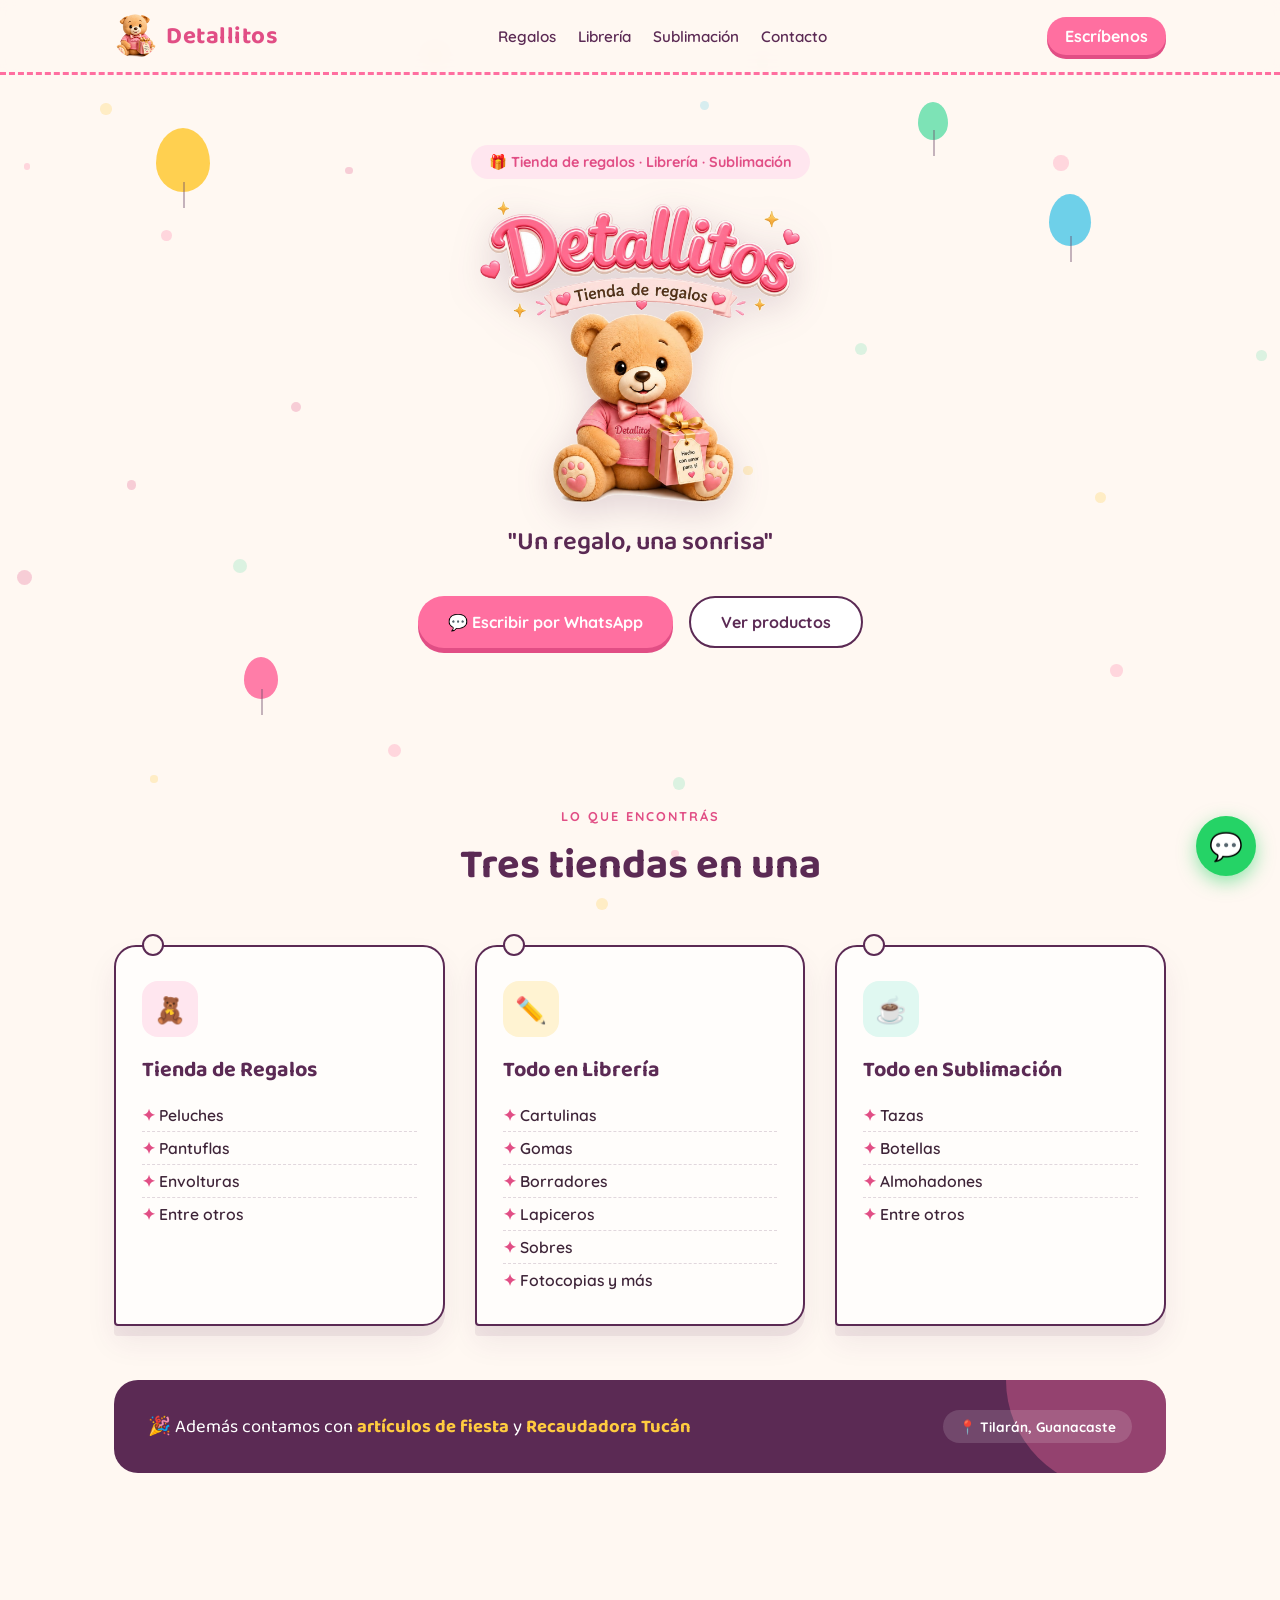
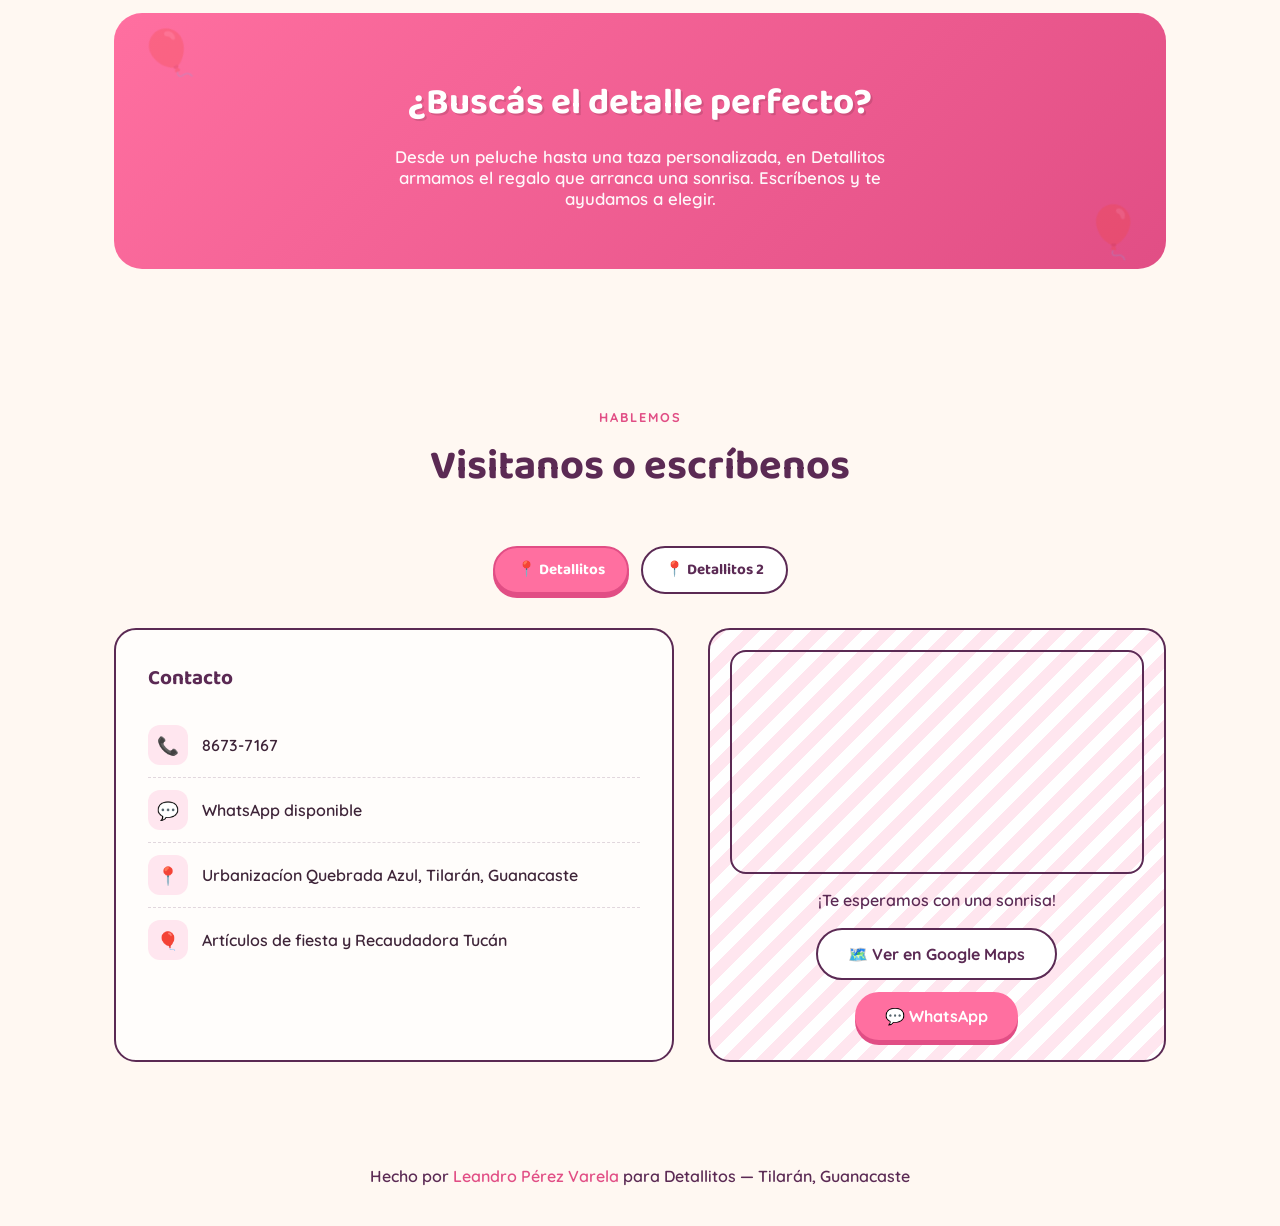
<file: index.html>
<!DOCTYPE html>
<html lang="es">
<head>
<meta charset="UTF-8">
<meta name="viewport" content="width=device-width, initial-scale=1.0">
<title>Detallitos — Un regalo, una sonrisa</title>
<link rel="icon" type="image/png" href="img/logo-icon.png">
<link rel="preconnect" href="https://fonts.googleapis.com">
<link href="https://fonts.googleapis.com/css2?family=Baloo+2:wght@500;600;700;800&family=Quicksand:wght@400;500;600;700&display=swap" rel="stylesheet">
<link rel="stylesheet" href="css/style.css">
</head>
<body>

<div class="confetti-bg" id="confettiBg"></div>

<header>
  <div class="nav-wrap">
    <a href="#top" class="logo"><img src="img/logo-icon.png" alt="Detallitos" class="logo-img">Detallitos</a>
    <nav class="links">
      <a href="#regalos">Regalos</a>
      <a href="#libreria">Librería</a>
      <a href="#sublimacion">Sublimación</a>
      <a href="#contacto">Contacto</a>
    </nav>
    <a class="nav-cta" href="https://wa.me/50686737167" target="_blank" rel="noopener">Escríbenos</a>
  </div>
</header>

<div class="hero" id="top">
  <div class="balloon b1"></div>
  <div class="balloon b2"></div>
  <div class="balloon b3"></div>
  <div class="balloon b4"></div>

  <span class="eyebrow">🎁 Tienda de regalos · Librería · Sublimación</span>
  <img src="img/logo-detallitos.png" alt="Detallitos - Tienda de regalos" class="hero-logo">
  <h1 class="visually-hidden">Detallitos</h1>
  <p class="slogan">"Un regalo, una sonrisa"</p>

  <div class="actions">
    <a class="btn-primary" href="https://wa.me/50686737167" target="_blank" rel="noopener">💬 Escribir por WhatsApp</a>
    <a class="btn-ghost" href="#regalos">Ver productos</a>
  </div>
</div>

<section id="regalos">
  <div class="section-head">
    <div class="kicker">Lo que encontrás</div>
    <h2>Tres tiendas en una</h2>
  </div>

  <div class="cards">
    <div class="tag t-regalos">
      <span class="hole"></span>
      <div class="icon-badge">🧸</div>
      <h3>Tienda de Regalos</h3>
      <ul>
        <li>Peluches</li>
        <li>Pantuflas</li>
        <li>Envolturas</li>
        <li>Entre otros</li>
      </ul>
    </div>

    <div class="tag t-libreria" id="libreria">
      <span class="hole"></span>
      <div class="icon-badge">✏️</div>
      <h3>Todo en Librería</h3>
      <ul>
        <li>Cartulinas</li>
        <li>Gomas</li>
        <li>Borradores</li>
        <li>Lapiceros</li>
        <li>Sobres</li>
        <li>Fotocopias y más</li>
      </ul>
    </div>

    <div class="tag t-sublimacion" id="sublimacion">
      <span class="hole"></span>
      <div class="icon-badge">☕</div>
      <h3>Todo en Sublimación</h3>
      <ul>
        <li>Tazas</li>
        <li>Botellas</li>
        <li>Almohadones</li>
        <li>Entre otros</li>
      </ul>
    </div>
  </div>

  <div class="extra-strip">
    <p>🎉 Además contamos con <b>artículos de fiesta</b> y <b>Recaudadora Tucán</b></p>
    <span class="pill">📍 Tilarán, Guanacaste</span>
  </div>
</section>

<section>
  <div class="banner">
    <h2>¿Buscás el detalle perfecto?</h2>
    <p>Desde un peluche hasta una taza personalizada, en Detallitos armamos el regalo que arranca una sonrisa. Escríbenos y te ayudamos a elegir.</p>
  </div>
</section>

<section id="contacto">
  <div class="section-head">
    <div class="kicker">Hablemos</div>
    <h2>Visitanos o escríbenos</h2>
  </div>

  <div class="branch-tabs" role="tablist" aria-label="Sucursales de Detallitos">
    <button class="branch-tab active" data-branch="centro" role="tab" aria-selected="true">📍 Detallitos</button>
    <button class="branch-tab" data-branch="mercado" role="tab" aria-selected="false">📍 Detallitos 2</button>
  </div>

  <div class="contact-wrap">
    <div class="contact-card">
      <h3>Contacto</h3>
      <div class="contact-row"><span class="ic">📞</span> <span id="branchPhone">8673-7167</span></div>
      <div class="contact-row"><span class="ic">💬</span> WhatsApp disponible</div>
      <div class="contact-row"><span class="ic">📍</span> <span id="branchAddress">Urbanizacíon Quebrada Azul, Tilarán, Guanacaste</span></div>
      <div class="contact-row"><span class="ic">🎈</span> Artículos de fiesta y Recaudadora Tucán</div>
    </div>
    <div class="map-card">
      <div class="map-embed">
        <iframe
          id="branchMap"
          src="https://www.google.com/maps?q=10.4747012,-84.9717136&output=embed"
          width="100%" height="220"
          style="border:0;"
          allowfullscreen=""
          loading="lazy"
          referrerpolicy="no-referrer-when-downgrade"
          title="Ubicación de Detallitos en el mapa">
        </iframe>
      </div>
      <p>¡Te esperamos con una sonrisa!</p>
      <a class="btn-ghost" id="branchMapsLink" style="margin-bottom:12px;" href="https://maps.app.goo.gl/6PGja5qdL2MdwHYR8" target="_blank" rel="noopener">🗺️ Ver en Google Maps</a>
      <a class="btn-primary" id="branchWhatsapp" href="https://wa.me/50686737167" target="_blank" rel="noopener">💬 WhatsApp</a>
    </div>
  </div>
</section>

<a class="wa-float" href="https://wa.me/50686737167" target="_blank" rel="noopener" aria-label="Escribir por WhatsApp">💬</a>

<footer>
  Hecho por <span class="heart">Leandro Pérez Varela</span> para Detallitos — Tilarán, Guanacaste
</footer>

<script src="js/script.js"></script>

</body>
</html>
</file>
<file: css/style.css>
:root{
    --pink: #FF6FA0;
    --pink-deep: #E14E85;
    --plum: #5B2A54;
    --cream: #FFF8F2;
    --pink-soft: #FFE6EF;
    --yellow: #FFCB3F;
    --sky: #5FCBE8;
    --mint: #6FE0B0;
    --ink: #3E2438;
    --paper: #FFFDFB;
  }

  *{ box-sizing: border-box; margin:0; padding:0; }

  html{ scroll-behavior: smooth; }

  body{
    font-family: 'Quicksand', sans-serif;
    background: var(--cream);
    color: var(--ink);
    overflow-x: hidden;
  }

  h1,h2,h3,.display{
    font-family: 'Baloo 2', sans-serif;
    font-weight: 700;
  }

  a{ text-decoration:none; color:inherit; }

  /* ---------- Confetti background ---------- */
  .confetti-bg{
    position: fixed;
    inset:0;
    pointer-events:none;
    z-index:0;
    opacity:0.5;
  }
  .confetti-bg span{
    position:absolute;
    border-radius: 50%;
    opacity:.5;
  }

  /* ---------- Nav ---------- */
  header{
    position: sticky;
    top:0;
    z-index: 50;
    background: rgba(255,248,242,0.88);
    backdrop-filter: blur(8px);
    border-bottom: 3px dashed var(--pink);
  }
  .nav-wrap{
    max-width: 1100px;
    margin:0 auto;
    padding: 14px 24px;
    display:flex;
    align-items:center;
    justify-content: space-between;
  }
  .logo{
    font-size: 1.5rem;
    color: var(--pink-deep);
    display:flex;
    align-items:center;
    gap:8px;
    letter-spacing: 0.5px;
    font-family: 'Baloo 2', sans-serif;
    font-weight: 700;
  }
  .logo-img{
    height: 44px;
    width: 44px;
    object-fit: cover;
    border-radius: 50%;
    display:block;
  }
  .hero-logo{
    width: min(320px, 70vw);
    height: auto;
    margin: 0 auto 8px;
    display:block;
    filter: drop-shadow(0 10px 18px rgba(91,42,84,0.18));
  }
  .visually-hidden{
    position: absolute;
    width: 1px; height: 1px;
    padding: 0; margin: -1px;
    overflow: hidden;
    clip: rect(0,0,0,0);
    white-space: nowrap;
    border: 0;
  }
  nav.links{
    display:flex;
    gap: 22px;
    font-weight: 600;
    font-size: 0.95rem;
  }
  nav.links a{
    color: var(--plum);
    position:relative;
    padding: 4px 0;
  }
  nav.links a:hover{ color: var(--pink-deep); }
  .nav-cta{
    background: var(--pink);
    color:#fff !important;
    padding: 9px 18px;
    border-radius: 999px;
    font-weight:700;
    box-shadow: 0 4px 0 var(--pink-deep);
  }

  @media (max-width: 720px){
    nav.links{ display:none; }
  }

  /* ---------- Hero ---------- */
  .hero{
    position: relative;
    max-width: 1100px;
    margin: 0 auto;
    padding: 70px 24px 90px;
    text-align:center;
    z-index: 1;
  }
  .hero .eyebrow{
    display:inline-flex;
    align-items:center;
    gap:8px;
    background: var(--pink-soft);
    color: var(--pink-deep);
    font-weight:700;
    padding: 8px 18px;
    border-radius: 999px;
    font-size: 0.9rem;
    margin-bottom: 22px;
  }
  .hero h1{
    font-size: clamp(2.6rem, 7vw, 5rem);
    line-height: 1.02;
    color: var(--pink-deep);
    text-shadow: 3px 3px 0 var(--yellow);
  }
  .hero h1 .tail{
    color: var(--plum);
    text-shadow: 3px 3px 0 var(--mint);
  }
  .hero p.slogan{
    font-family: 'Baloo 2';
    font-size: clamp(1.2rem, 3vw, 1.6rem);
    color: var(--plum);
    margin-top: 18px;
    font-weight: 600;
  }
  .hero .actions{
    margin-top: 34px;
    display:flex;
    gap: 16px;
    justify-content:center;
    flex-wrap: wrap;
  }
  .btn-primary{
    background: var(--pink);
    color:#fff;
    font-weight:700;
    padding: 14px 30px;
    border-radius: 999px;
    box-shadow: 0 5px 0 var(--pink-deep);
    transition: transform .15s ease;
    display:inline-flex;
    align-items:center;
    gap:8px;
  }
  .btn-primary:hover{ transform: translateY(-2px); }
  .btn-ghost{
    background: #fff;
    color: var(--plum);
    font-weight:700;
    padding: 14px 30px;
    border-radius: 999px;
    border: 2.5px solid var(--plum);
    transition: transform .15s ease, background .15s ease;
  }
  .btn-ghost:hover{ transform: translateY(-2px); background: var(--pink-soft); }

  /* floating balloons */
  .balloon{
    position:absolute;
    border-radius: 50% 50% 50% 50% / 55% 55% 45% 45%;
    animation: float 6s ease-in-out infinite;
    opacity: 0.9;
  }
  .balloon::after{
    content:'';
    position:absolute;
    bottom:-16px;
    left:50%;
    width:2px;
    height:26px;
    background: rgba(94,58,90,0.4);
  }
  @keyframes float{
    0%,100%{ transform: translateY(0) rotate(-3deg); }
    50%{ transform: translateY(-18px) rotate(3deg); }
  }
  .b1{ width:54px; height:64px; background: var(--yellow); top: 8%; left: 6%; animation-delay:.2s;}
  .b2{ width:42px; height:52px; background: var(--sky); top: 18%; right: 9%; animation-delay: 1s;}
  .b3{ width:34px; height:42px; background: var(--pink); bottom: 6%; left: 14%; animation-delay: 1.6s;}
  .b4{ width:30px; height:38px; background: var(--mint); top: 4%; right: 22%; animation-delay: .8s;}
  @media (max-width: 720px){
    .balloon{ display:none; }
  }

  /* ---------- Section shell ---------- */
  section{
    position: relative;
    z-index: 1;
    max-width: 1100px;
    margin: 0 auto;
    padding: 70px 24px;
  }
  .section-head{
    text-align:center;
    margin-bottom: 46px;
  }
  .section-head .kicker{
    color: var(--pink-deep);
    font-weight: 700;
    letter-spacing: 2px;
    text-transform: uppercase;
    font-size: 0.8rem;
  }
  .section-head h2{
    font-size: clamp(1.8rem, 4vw, 2.6rem);
    color: var(--plum);
    margin-top: 8px;
  }

  /* ---------- Gift-tag category cards ---------- */
  .cards{
    display:grid;
    grid-template-columns: repeat(3, 1fr);
    gap: 30px;
  }
  @media (max-width: 900px){
    .cards{ grid-template-columns: 1fr; }
  }

  .tag{
    position: relative;
    background: var(--paper);
    border-radius: 22px 22px 22px 4px;
    padding: 34px 26px 28px;
    box-shadow: 0 10px 0 rgba(91,42,84,0.08), 0 16px 30px rgba(91,42,84,0.08);
    border: 2.5px solid var(--plum);
    transition: transform .2s ease, box-shadow .2s ease;
  }
  .tag:hover{
    transform: translateY(-6px) rotate(-1deg);
    box-shadow: 0 14px 0 rgba(91,42,84,0.1), 0 20px 34px rgba(91,42,84,0.14);
  }
  .tag .hole{
    position:absolute;
    top: -13px;
    left: 26px;
    width: 22px; height:22px;
    background: var(--cream);
    border: 2.5px solid var(--plum);
    border-radius: 50%;
  }
  .tag .icon-badge{
    width: 56px; height: 56px;
    border-radius: 16px;
    display:flex; align-items:center; justify-content:center;
    font-size: 1.6rem;
    margin-bottom: 16px;
  }
  .tag h3{
    font-size: 1.35rem;
    color: var(--plum);
    margin-bottom: 12px;
  }
  .tag ul{
    list-style:none;
  }
  .tag li{
    font-weight: 600;
    padding: 6px 0;
    border-bottom: 1.5px dashed rgba(91,42,84,0.18);
    font-size: 0.98rem;
  }
  .tag li:last-child{ border-bottom:none; }
  .tag li::before{
    content: '✦ ';
    color: var(--pink-deep);
  }

  .t-regalos .icon-badge{ background: var(--pink-soft); }
  .t-libreria .icon-badge{ background: #FFF3D2; }
  .t-sublimacion .icon-badge{ background: #E0F8F1; }

  /* ---------- Extra strip ---------- */
  .extra-strip{
    background: var(--plum);
    color: #fff;
    border-radius: 24px;
    padding: 30px 34px;
    display:flex;
    align-items:center;
    justify-content: space-between;
    gap: 20px;
    flex-wrap: wrap;
    margin-top: 54px;
    position: relative;
    overflow:hidden;
  }
  .extra-strip::before{
    content:'';
    position:absolute;
    width: 220px; height:220px;
    background: var(--pink);
    border-radius: 50%;
    top: -110px; right: -60px;
    opacity: .35;
  }
  .extra-strip p{
    font-family:'Baloo 2';
    font-size: 1.15rem;
    position:relative;
    z-index:1;
  }
  .extra-strip p b{ color: var(--yellow); }
  .extra-strip .pill{
    background: rgba(255,255,255,0.14);
    padding: 8px 16px;
    border-radius: 999px;
    font-weight:700;
    font-size: 0.85rem;
    position:relative;
    z-index:1;
    white-space: nowrap;
  }

  /* ---------- About / signature banner ---------- */
  .banner{
    background: linear-gradient(135deg, var(--pink) 0%, var(--pink-deep) 100%);
    border-radius: 28px;
    padding: 60px 34px;
    text-align:center;
    color:#fff;
    position:relative;
    overflow:hidden;
  }
  .banner::before, .banner::after{
    content:'🎈';
    position:absolute;
    font-size: 3rem;
    opacity: 0.25;
  }
  .banner::before{ top:10px; left: 24px; transform: rotate(-12deg);}
  .banner::after{ bottom:10px; right: 24px; transform: rotate(12deg);}
  .banner h2{
    font-size: clamp(1.6rem, 4vw, 2.3rem);
    margin-bottom: 14px;
    text-shadow: 2px 2px 0 rgba(0,0,0,0.12);
  }
  .banner p{
    max-width: 560px;
    margin: 0 auto;
    font-weight: 600;
    font-size: 1.05rem;
    opacity: 0.95;
  }

  /* ---------- Branch tabs ---------- */
  .branch-tabs{
    display:flex;
    justify-content:center;
    gap: 12px;
    flex-wrap: wrap;
    margin-bottom: 34px;
  }
  .branch-tab{
    font-family: 'Baloo 2', sans-serif;
    font-weight: 700;
    font-size: 0.95rem;
    color: var(--plum);
    background: #fff;
    border: 2.5px solid var(--plum);
    padding: 10px 22px;
    border-radius: 999px;
    cursor: pointer;
    transition: transform .15s ease, background .15s ease, color .15s ease;
  }
  .branch-tab:hover{ transform: translateY(-2px); }
  .branch-tab.active{
    background: var(--pink);
    color: #fff;
    border-color: var(--pink-deep);
    box-shadow: 0 4px 0 var(--pink-deep);
  }

  /* ---------- Contact ---------- */
  .contact-wrap{
    display:grid;
    grid-template-columns: 1.1fr 0.9fr;
    gap: 34px;
    align-items:stretch;
  }
  @media (max-width: 800px){
    .contact-wrap{ grid-template-columns: 1fr; }
  }
  .contact-card, .map-card{
    background: var(--paper);
    border: 2.5px solid var(--plum);
    border-radius: 22px;
    padding: 32px;
  }
  .contact-card h3, .map-card h3{
    color: var(--plum);
    font-size: 1.3rem;
    margin-bottom: 18px;
  }
  .contact-row{
    display:flex;
    align-items:center;
    gap: 14px;
    padding: 12px 0;
    border-bottom: 1.5px dashed rgba(91,42,84,0.18);
    font-weight: 600;
  }
  .contact-row:last-child{ border-bottom:none; }
  .contact-row .ic{
    width: 40px; height:40px;
    border-radius: 12px;
    background: var(--pink-soft);
    display:flex; align-items:center; justify-content:center;
    font-size: 1.1rem;
    flex-shrink:0;
  }
  .map-card{
    display:flex;
    flex-direction:column;
    justify-content:center;
    align-items:center;
    text-align:center;
    background: repeating-linear-gradient(135deg, var(--pink-soft), var(--pink-soft) 12px, #fff 12px, #fff 24px);
    padding: 20px;
  }
  .map-embed{
    width: 100%;
    border-radius: 16px;
    overflow: hidden;
    border: 2.5px solid var(--plum);
    margin-bottom: 16px;
  }
  .map-embed iframe{
    display:block;
  }
  .map-card .pin{
    font-size: 2.6rem;
    margin-bottom: 10px;
  }
  .map-card p{ font-weight:600; color:var(--plum); margin-bottom: 18px; }

  /* ---------- WhatsApp floating button ---------- */
  .wa-float{
    position: fixed;
    bottom: 24px;
    right: 24px;
    background: #25D366;
    color:#fff;
    width: 60px; height:60px;
    border-radius: 50%;
    display:flex; align-items:center; justify-content:center;
    font-size: 1.7rem;
    box-shadow: 0 6px 18px rgba(37,211,102,0.5);
    z-index: 100;
    animation: pulse 2.4s ease-in-out infinite;
  }
  @keyframes pulse{
    0%,100%{ box-shadow: 0 6px 18px rgba(37,211,102,0.5); }
    50%{ box-shadow: 0 6px 24px rgba(37,211,102,0.8); }
  }

  /* ---------- Footer ---------- */
  footer{
    text-align:center;
    padding: 34px 24px 40px;
    color: var(--plum);
    font-weight: 600;
    position: relative;
    z-index:1;
  }
  footer .heart{ color: var(--pink-deep); }

  @media (prefers-reduced-motion: reduce){
    *{ animation: none !important; transition: none !important; }
  }

  :focus-visible{
    outline: 3px solid var(--sky);
    outline-offset: 2px;
  }
</file>
